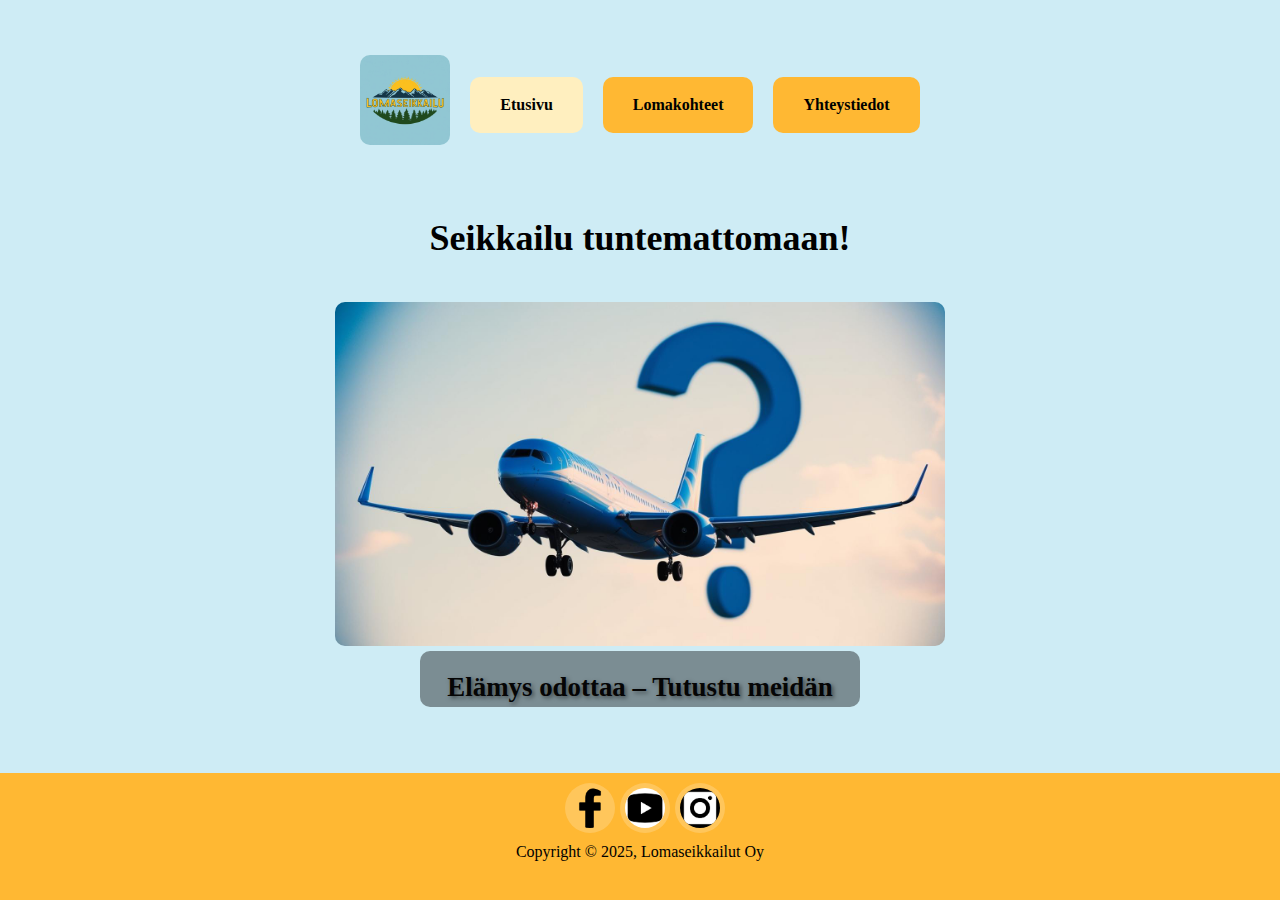
<file: JDP-K2025/index.html>
<!DOCTYPE html>
<html lang="fi">
<head>
    <meta charset="UTF-8">
    <meta name="viewport" content="width=device-width, initial-scale=1.0">
    <meta name="description" content="Lähde seikkailuun tuntemattomaan! Tutustu yllätysmatkoihimme ja koe ainutlaatuisia elämyksiä.">
    <title>Seikkailu tuntemattomaan - Yllätysmatkat</title>
    <link rel="stylesheet" type="text/css" href="style.css">
</head>
<body>
    <nav>
        <ul>
            <li><img src="Logo.jpg" alt="Logo" class="nav-logo"></li>
            <li><a href="index.html" class="active">Etusivu</a></li>
            <li><a href="lomakohteet.html">Lomakohteet</a></li>
            <li><a href="yhteystiedot.html">Yhteystiedot</a></li>
        </ul>
    </nav>

    <h1>Seikkailu tuntemattomaan!</h1>
    <div class="hero-section">
        <img src="airplane.jpg" alt="Lentokone yllätysmatkalle sinistä taivasta vasten" class="hero-image">
        <div class="hero-text">
            <a href="lomakohteet.html" class="hero-link">Elämys odottaa – Tutustu meidän seikkailuihin!</a>
        </div>
    </div>

    <footer>
        <div class="footer-container">
            <div class="social-icons">
                <a href="#"><img src="facebook-icon.png" alt="Facebook"></a>
                <a href="#"><img src="youtube-icon.png" alt="YouTube"></a>
                <a href="#"><img src="instagram-icon.png" alt="Instagram"></a>
            </div>
            <p>Copyright &copy; 2025, Lomaseikkailut Oy</p>
        </div>
    </footer>
</body>
</html>
</file>
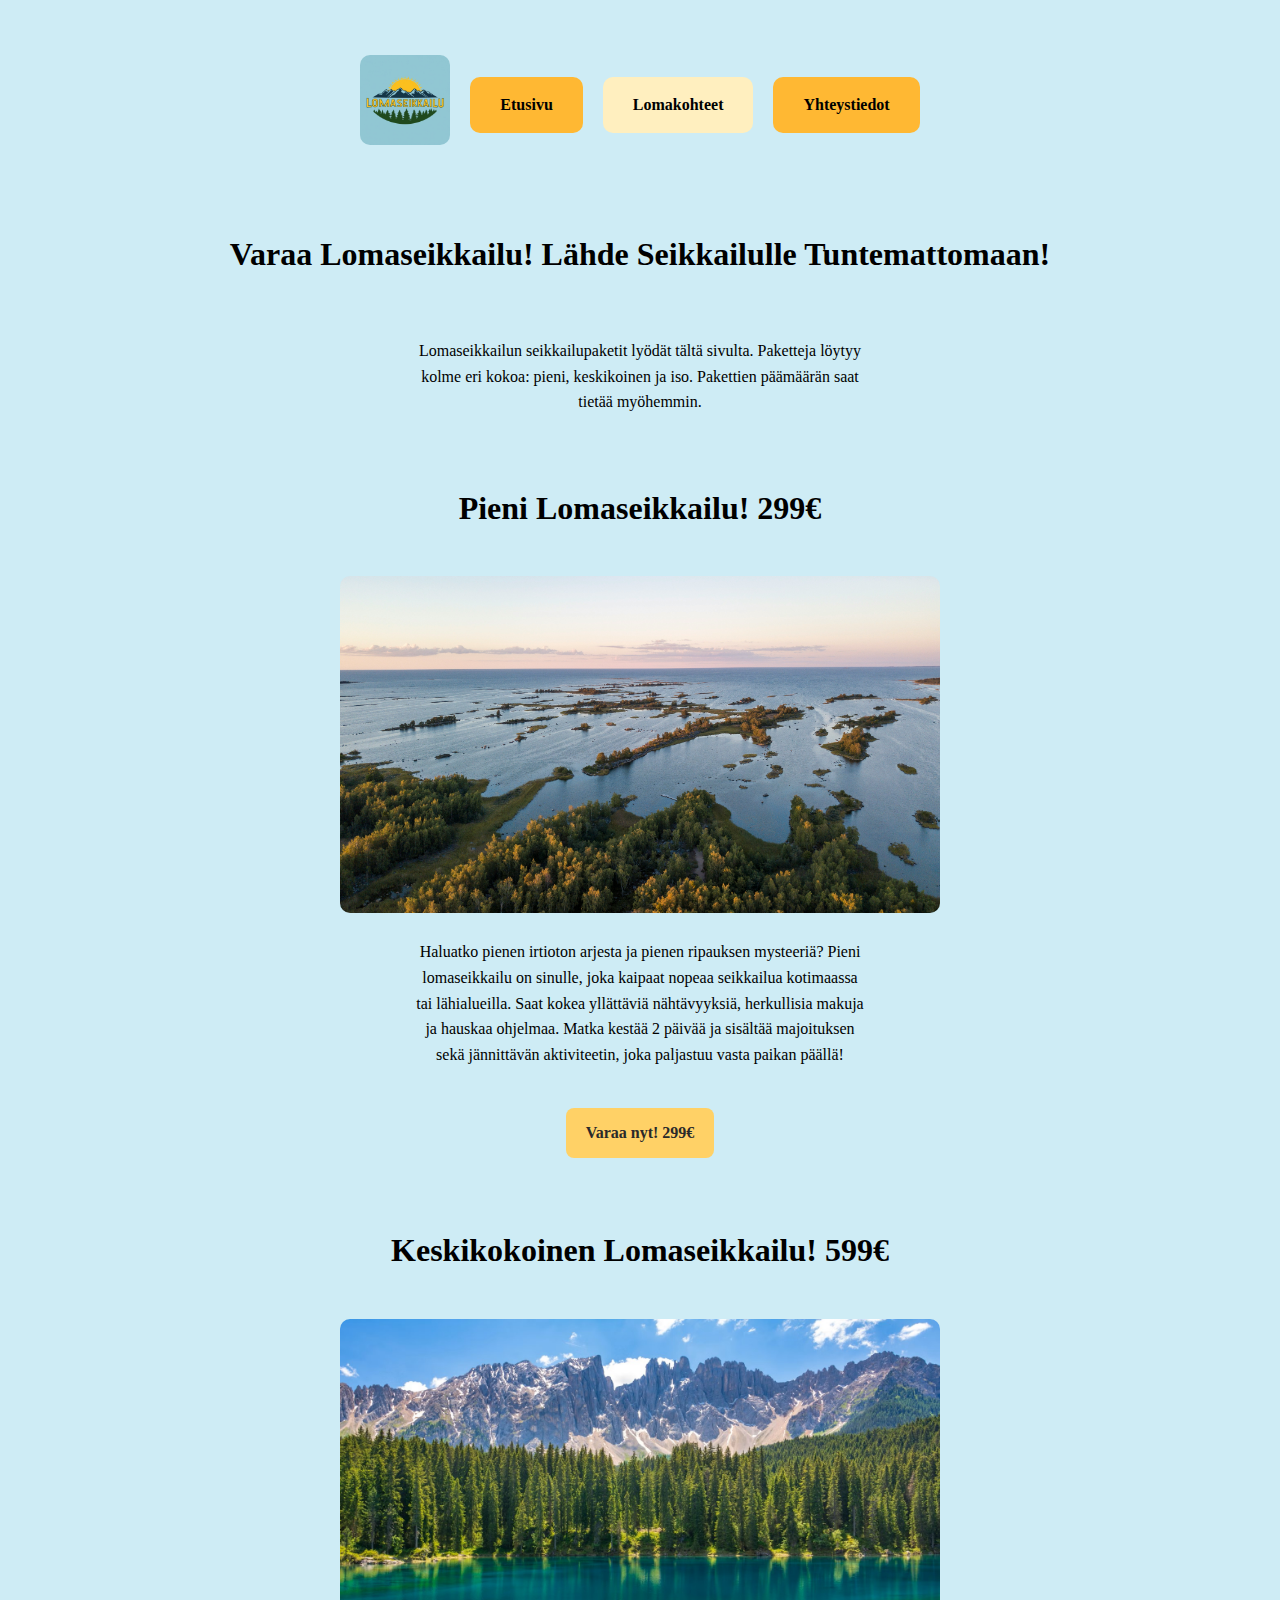
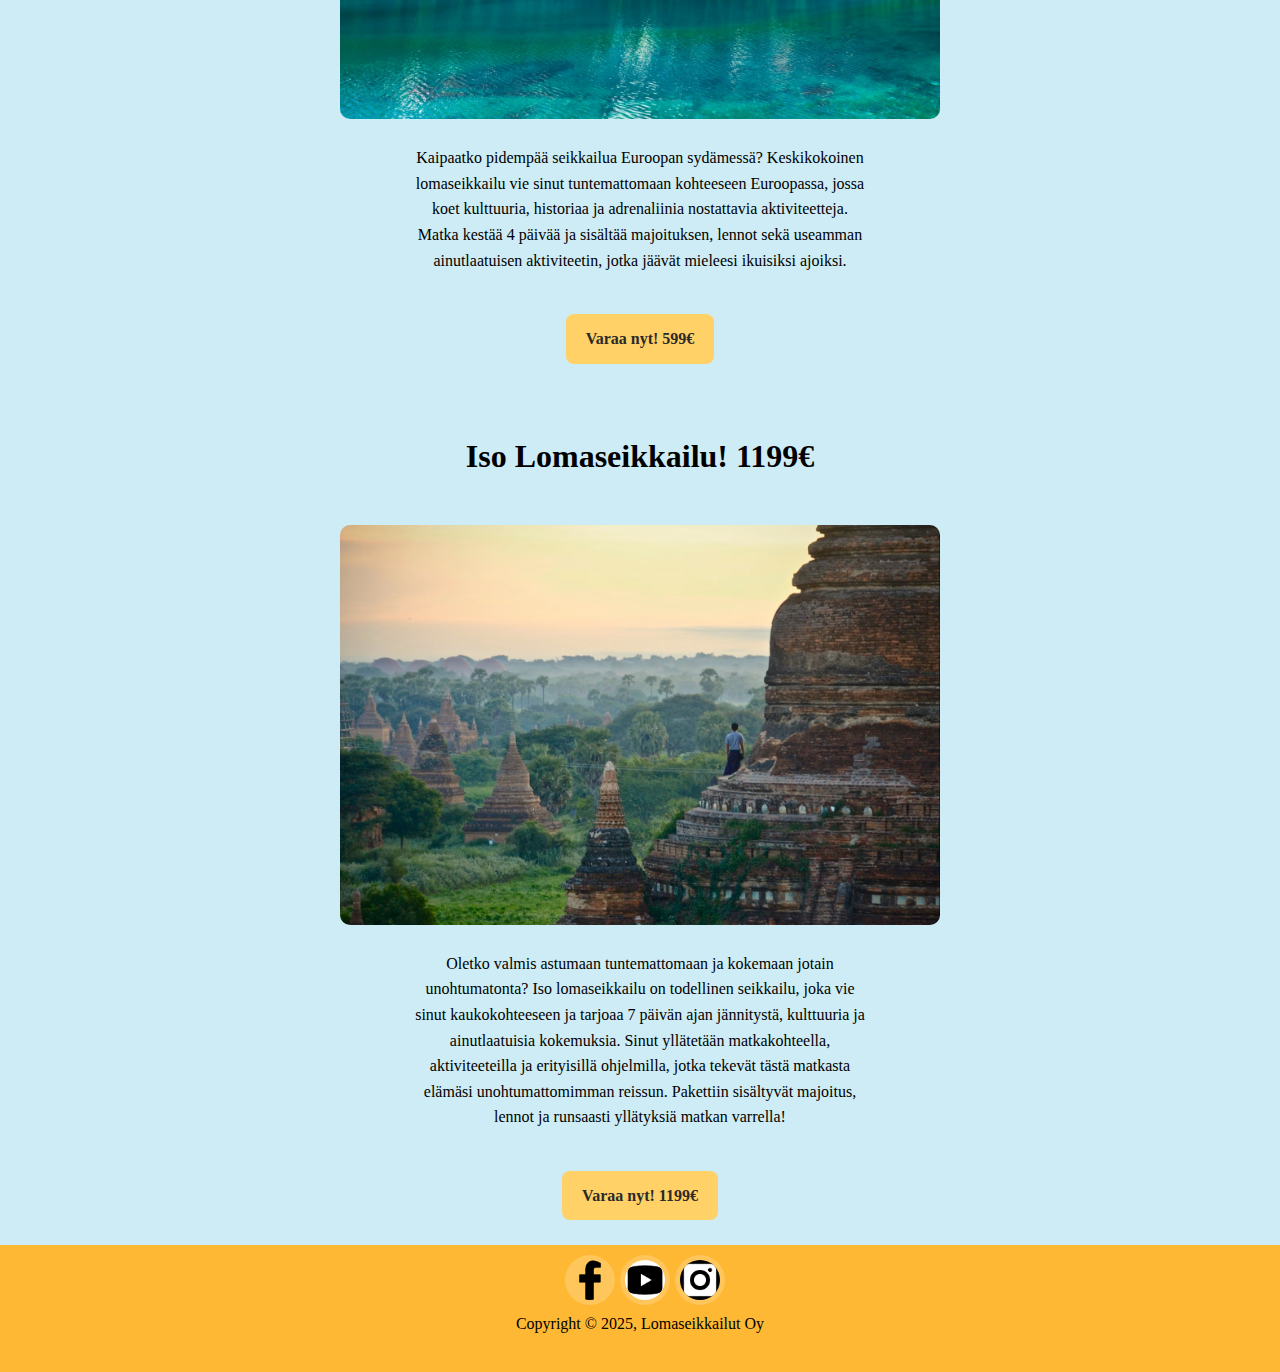
<file: JDP-K2025/lomakohteet.html>
<!DOCTYPE html>
<html lang="fi">
<head>
    <meta charset="UTF-8">
    <meta name="viewport" content="width=device-width, initial-scale=1.0">
    <meta name="description" content="Lähde seikkailuun tuntemattomaan! Tutustu yllätysmatkoihimme ja koe ainutlaatuisia elämyksiä.">
    <title>Seikkailukohteet useaan eri paikkaan super edullisesti</title>
    <link rel="stylesheet" type="text/css" href="style.css" /> <!--liitetään css tiedosto-->
</head>
<body>
    <nav> <!--navigointi, eli linkit-->
        <ul>
           <li><img src="Logo.jpg" alt="Logo" class="nav-logo"></li>
           <li><a href="index.html">Etusivu</a></li>
           <li><a href="lomakohteet.html" class="active">Lomakohteet</a></li>
           <li><a href="yhteystiedot.html">Yhteystiedot</a></li>
       </ul>
   </nav>
    <h4>Varaa Lomaseikkailu! Lähde Seikkailulle Tuntemattomaan!</h4> <!--tekstit ja kuvat-->
        <p>Lomaseikkailun seikkailupaketit lyödät tältä sivulta. Paketteja löytyy kolme eri kokoa: pieni, keskikoinen ja iso. Pakettien päämäärän saat tietää myöhemmin. </p>
    <h4>Pieni Lomaseikkailu! 299€</h4>
    <img src="hendrik-morkel-Cvj4LJIHJ3Q-unsplash.jpg" alt="Suomikuva_hendrik_morkel"> 
        <p>Haluatko pienen irtioton arjesta ja pienen ripauksen mysteeriä? Pieni lomaseikkailu on sinulle, joka kaipaat nopeaa seikkailua kotimaassa tai lähialueilla. Saat kokea yllättäviä nähtävyyksiä, herkullisia makuja ja hauskaa ohjelmaa. Matka kestää 2 päivää ja sisältää majoituksen sekä jännittävän aktiviteetin, joka paljastuu vasta paikan päällä!</p>
        <p><a href="varaa" class="varaa-btn">Varaa nyt! 299€</a></p>
    <h4>Keskikokoinen Lomaseikkailu! 599€</h4>
    <img src="Ricardo_frantz.jpg" alt="Eurooppakuva_ricardo_frantz"> 
        <p>Kaipaatko pidempää seikkailua Euroopan sydämessä? Keskikokoinen lomaseikkailu vie sinut tuntemattomaan kohteeseen Euroopassa, jossa koet kulttuuria, historiaa ja adrenaliinia nostattavia aktiviteetteja. Matka kestää 4 päivää ja sisältää majoituksen, lennot sekä useamman ainutlaatuisen aktiviteetin, jotka jäävät mieleesi ikuisiksi ajoiksi.</p>
        <p><a href="varaa" class="varaa-btn">Varaa nyt! 599€</a></p>
    <h4>Iso Lomaseikkailu! 1199€</h4>
    <img src="Sebastien_Golberg.jpg" alt="aasiakuva_sebastien_golberg"> 
        <p>Oletko valmis astumaan tuntemattomaan ja kokemaan jotain unohtumatonta? Iso lomaseikkailu on todellinen seikkailu, joka vie sinut kaukokohteeseen ja tarjoaa 7 päivän ajan jännitystä, kulttuuria ja ainutlaatuisia kokemuksia. Sinut yllätetään matkakohteella, aktiviteeteilla ja erityisillä ohjelmilla, jotka tekevät tästä matkasta elämäsi unohtumattomimman reissun. Pakettiin sisältyvät majoitus, lennot ja runsaasti yllätyksiä matkan varrella!</p>
        <p><a href="varaa" class="varaa-btn">Varaa nyt! 1199€</a></p>
        
      <footer>
        <div class="footer-container">
            <div class="social-icons">
                <a href="#"><img src="facebook-icon.png" alt="Facebook"></a>
                <a href="#"><img src="youtube-icon.png" alt="YouTube"></a>
                <a href="#"><img src="instagram-icon.png" alt="Instagram"></a>
            </div>
            <p>Copyright &copy; 2025, Lomaseikkailut Oy</p>
        </div>
    </footer>
</body>
</html>
</file>
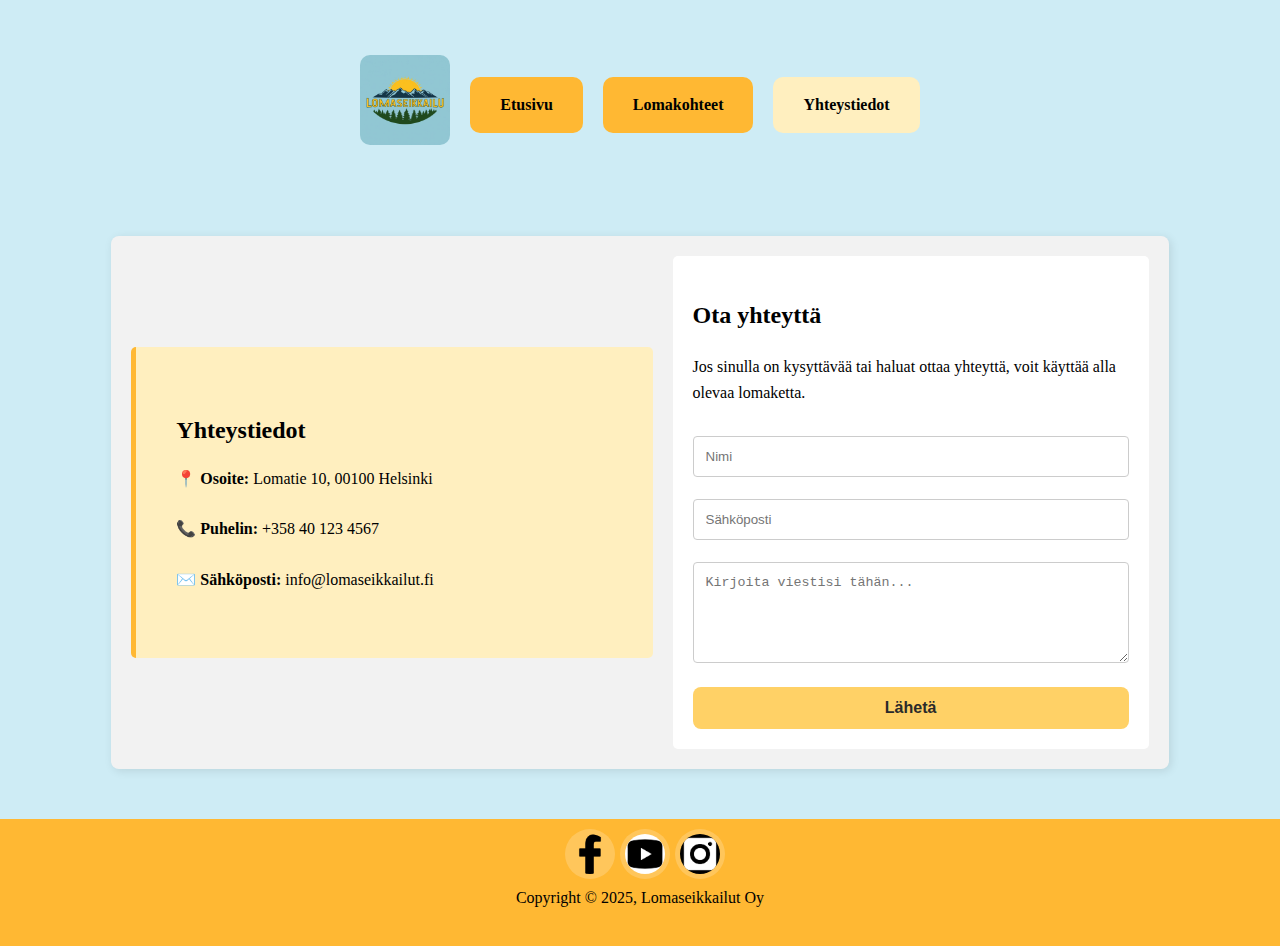
<file: JDP-K2025/yhteystiedot.html>
<!DOCTYPE html>
<html lang="fi">
<head>
    <meta charset="UTF-8">
    <meta name="viewport" content="width=device-width, initial-scale=1.0">
    <meta name="description" content="Lähde seikkailuun tuntemattomaan! Tutustu yllätysmatkoihimme ja koe ainutlaatuisia elämyksiä.">
    <title>Yhteydenotto nopeasti ja sujuvasti täältä</title>
    <link rel="stylesheet" type="text/css" href="style.css" />
</head>
<body>
    <nav>
        <ul>
            <li><img src="Logo.jpg" alt="Logo" class="nav-logo"></li>
            <li><a href="index.html">Etusivu</a></li>
            <li><a href="lomakohteet.html">Lomakohteet</a></li>
            <li><a href="yhteystiedot.html" class="active">Yhteystiedot</a></li>
        </ul>
    </nav>



    <div class="contact-container">
        <!-- Yhteystiedot vasemmalla -->
        <div class="contact-info">
      
            <h3>Yhteystiedot</h3>
            <p><strong>📍 Osoite:</strong> Lomatie 10, 00100 Helsinki</p>
            <p><strong>📞 Puhelin:</strong> +358 40 123 4567</p>
            <p><strong>✉️ Sähköposti:</strong> info@lomaseikkailut.fi</p>
        </div>

        <!-- Lomake oikealla -->
        <div class="contact-form">
            <h2>Ota yhteyttä</h2>
            <p>Jos sinulla on kysyttävää tai haluat ottaa yhteyttä, voit käyttää alla olevaa lomaketta.</p>
            
            <form action="action_page.php">
                <input type="text" id="fname" name="Etunimi" placeholder="Nimi" required>
                <input type="email" id="email" name="email" placeholder="Sähköposti" required>
                <textarea id="message" name="message" placeholder="Kirjoita viestisi tähän..." rows="5" required></textarea>

                <button type="submit" class="submit-btn">Lähetä</button>
            </form>
        </div>
    </div>

    <footer>
        <div class="footer-container">
            <div class="social-icons">
                <a href="#"><img src="facebook-icon.png" alt="Facebook"></a>
                <a href="#"><img src="youtube-icon.png" alt="YouTube"></a>
                <a href="#"><img src="instagram-icon.png" alt="Instagram"></a>
            </div>
            <p>Copyright &copy; 2025, Lomaseikkailut Oy</p>
        </div>
    </footer>
</body>
</html>
</file>
<file: JDP-K2025/style.css>
/* Sivun taustaväri */
body {
    background-color: #CEECF5; 
    font-family: "Times New Roman", Georgia, serif;
    color: #000000; 
    line-height: 1.6; 
    margin: 0; 
    display: flex;
    flex-direction: column;
    min-height: 100vh; 
}

/* Kontaineri, joka pitää yhteystiedot ja lomakkeen rinnakkain */
.contact-container {
    display: flex;
    justify-content: center;
    align-items: center;
    max-width: 1200px;
    margin: 50px auto;
    background: #f2f2f2;
    border-radius: 8px;
    box-shadow: 2px 2px 10px rgba(0, 0, 0, 0.1);
    padding: 20px;
    gap: 20px;
}

/* Yhteystiedot vasemmalla */
.contact-info {
    flex: 1;
    padding: 40px;
    background: #FFEFBF;
    border-left: 5px solid #FFB833;
    border-radius: 5px;
}

.contact-info h3 {
    font-size: 24px;
    margin-bottom: 10px;
    text-align: left;
}

.contact-info p {
    text-align: left;
    margin-left: 0;
    margin-right: 0;
    max-width: 100%; 
}

/* Lomake oikealla */
.contact-form {
    flex: 1;
    padding: 20px;
    background: #fff;
    border-radius: 5px;
}

.contact-form h2 {
    font-size: 24px;
    margin-bottom: 20px;
    text-align: left;
}
.contact-form p {
    text-align: left; 
    margin-left: 0;
    margin-right: 0;
    max-width: 100%; 
}

/* Lomakekentät */
input[type="text"], input[type="email"], textarea {
    width: 100%;
    padding: 12px;
    border: 1px solid #ccc;
    border-radius: 4px;
    box-sizing: border-box;
    margin-top: 6px;
    margin-bottom: 16px;
}

/* Lähetä-painike */
.submit-btn {
    background-color: #FFD166;
    color: #2A2A2A;
    padding: 12px 20px;
    border: none;
    border-radius: 8px;
    cursor: pointer;
    font-size: 16px;
    display: block;
    width: 100%;
    font-weight: bold;
    transition: all 0.3s ease-in-out;
}

.submit-btn:hover {
    background-color: #FFB833;
}

/* Footer pysyy alareunassa */
footer {
    background-color: #FFB833;
    color: #000000;
    text-align: center;
    padding: 10px 0;
    width: 100%;
    flex-shrink: 0;
    position: relative;
    bottom: 0;
    margin-top: auto;
}

/* Sosiaalisten medioiden ikonit */
.social-icons {
    display: flex;
    gap: 15px;
    justify-content: center;
}

.social-icons a {
    display: inline-block;
    width: 40px;
    height: 40px;
}

.social-icons img {
    width: 100%;
    height: auto;
    border-radius: 50%;
    background: rgba(255, 255, 255, 0.2);
    padding: 5px;
    transition: 0.3s ease;
}

.social-icons img:hover {
    background: rgba(255, 255, 255, 0.4);
}

/* Responsiivisuus mobiililaitteille */
@media (max-width: 768px) {
    .contact-container {
        flex-direction: column;
    }

    .contact-info, .contact-form {
        width: 100%;
    }
}

nav {
    text-align: center;
    padding: 15px;
}

nav ul {
    list-style: none;
    padding: 0;
    margin-top: 40px;
    display: flex;
    justify-content: center;
    gap: 20px;
    align-items: center;
}

nav ul li {
    display: flex;
}

/* Navigaatiolaatikot */
nav ul li a {
    text-decoration: none;
    font-weight: bold;
    padding: 15px 30px;
    background: #FFB833;
    color: #000;
    border-radius: 10px;
    transition: background 0.3s;
    display: flex;
    align-items: center;
    justify-content: center;
}

/* Aktiivinen sivu */
nav ul li a.active {
    background: #FFEFBF;
}

nav ul li a:hover {
    background: #FFA500;
}

/* Logon muotoilu */
.logo-box {
    padding: 10px; /* Sama padding kuin muilla laatikoilla */
    display: flex;
    justify-content: center;
    align-items: center;
}

.nav-logo {
    width: 90px; /* Tee logosta sopiva */
    height: auto;
}

img { /*määritetään kuville maksimi koko ja asetetaan kuva keskelle sivustoa ja väli alempaan elementtiin */
    max-width: 600px;
    max-height: 400px;
    border-radius: 10px;
    display: block;
    margin-left: auto;
    margin-right: auto;
    margin-bottom: 10px;


}
@media (max-width: 800px) {
  img {
    max-width: 100%;
  }
}
p { /*Asetetaan elementti keskelle ruutua ja elementin leveys on 60% sivusta*/
    text-align: center;
    margin-bottom: 25px;
    flex-wrap: wrap;
    max-width: 450px;
    margin-left: auto;
    margin-right: auto;
}

h2 {
    text-align: center;
    margin-bottom: 10px;
}

.varaa-btn {
    background-color: #FFD166;
    color: #2A2A2A;
    padding: 12px 20px;
    border: none;
    border-radius: 8px;
    cursor: pointer;
    font-size: 16px;
    display: inline-block;
    width: fit-content;
    font-weight: bold;
    transition: all 0.3s ease-in-out;
}

.varaa-btn:hover {
    background-color: #FFB833;
}
/* Responsiivisuus mobiililaitteille */
@media (max-width: 768px) {
    .contact-container {
        flex-direction: column; 
        margin: 20px auto; 
        padding: 15px; 
        gap: 15px; 
    }

    .contact-info, .contact-form {
        width: 100%;
        padding: 20px; 
    }

    .contact-info h3, .contact-form h2 {
        font-size: 20px; 
    }

    input[type="text"], input[type="email"], textarea {
        padding: 10px; 
    }

    .submit-btn {
        padding: 10px 15px; 
        font-size: 14px; 
    }

    nav ul {
        flex-direction: column; 
        gap: 10px; 
    }

    nav ul li a {
        padding: 10px 20px; 
    }

    .nav-logo {
        width: 70px;
    }

    img {
        max-width: 100%;
        height: auto;
    }
    
    p {
        max-width: 90%;
    }
}

a {
    text-decoration: none;
}
/* Otsikon tyylit */
h1 {
    text-align: center;
    font-size: 36px;
}

/* Hero-osan tyylit */
.hero-section {
    position: relative;
    text-align: center;
    color: white;
    overflow: hidden; /* Varmistaa, että kuva ei vuoda ulos */
    height: 45vh; /* Pienennetään hero-osan korkeutta */
    display: flex;
    flex-direction: column; /* Asetetaan sisältö pystysuoraan */
    align-items: center;
    justify-content: flex-start; /* Siirtää sisällön ylös */
    width: 100%; /* Varmistaa, että hero-osa täyttää koko leveyden */
    margin: 0; /* Poistaa marginaalit */
    padding: 0; /* Poistaa paddingin */
    padding-top: 10px; /* Lisää tilaa sivuston yläreunan ja kuvan väliin */
}

.hero-image {
    max-width: 85%; /* Kuva ei ylitä hero-osan leveyttä */
    max-height: 85%; /* Kuva ei ylitä tiettyä korkeutta */
    object-fit: contain; /* Säilyttää kuvan mittasuhteet eikä täytä aluetta */
    margin-bottom: 5px; /* Lisää tilaa kuvan ja tekstin väliin */
}

.hero-text {
    font-size: 1.4em; /* Pienennetään tekstin kokoa */
    font-weight: bold;
    text-shadow: 2px 2px 4px rgba(0, 0, 0, 0.5);
    position: relative; /* Teksti on nyt hero-osan sisällä eikä mene kuvan yli */
    z-index: 1; /* Varmistaa, että teksti on kuvan päällä */
    padding: 15px; /* Pienempi padding */
    background-color: rgba(0, 0, 0, 0.4); /* Vähemmän tumma tausta */
    border-radius: 10px; /* Pyöristetyt kulmat */
    text-align: center; /* Varmistaa, että teksti on keskitetty */
    width: 32%; /* Pienempi leveys */
    max-height: 100px; /* Rajoittaa korkeutta */
    overflow: hidden;
}

.hero-link {
    color: rgb(5, 5, 5); /* Linkin väri valkoinen */
    text-decoration: none; /* Poistaa alaviivan linkistä */
    font-size: 1.2em; /* Pienennetään linkin tekstin kokoa */
}

.hero-link:hover {
    text-decoration: underline; /* Lisää alaviivan hover-tilassa */
}

/* Responsiivisuus pienemmillä näytöillä */
@media (max-width: 768px) {
    .hero-text {
        font-size: 1em; /* Pienempi fonttikoko mobiililaitteilla */
    }
    .hero-link {
        font-size: 1em; /* Pienempi fonttikoko mobiililaitteilla */
    }
}

@media (max-width: 480px) {
    .hero-text {
        font-size: 0.9em; /* Vielä pienempi fonttikoko hyvin pienillä näytöillä */
    }
    .hero-link {
        font-size: 0.9em; /* Vielä pienempi fonttikoko hyvin pienillä näytöillä */
    }
}


h4 {
    text-align: center !important;
    font-size: 32px;
}
</file>
